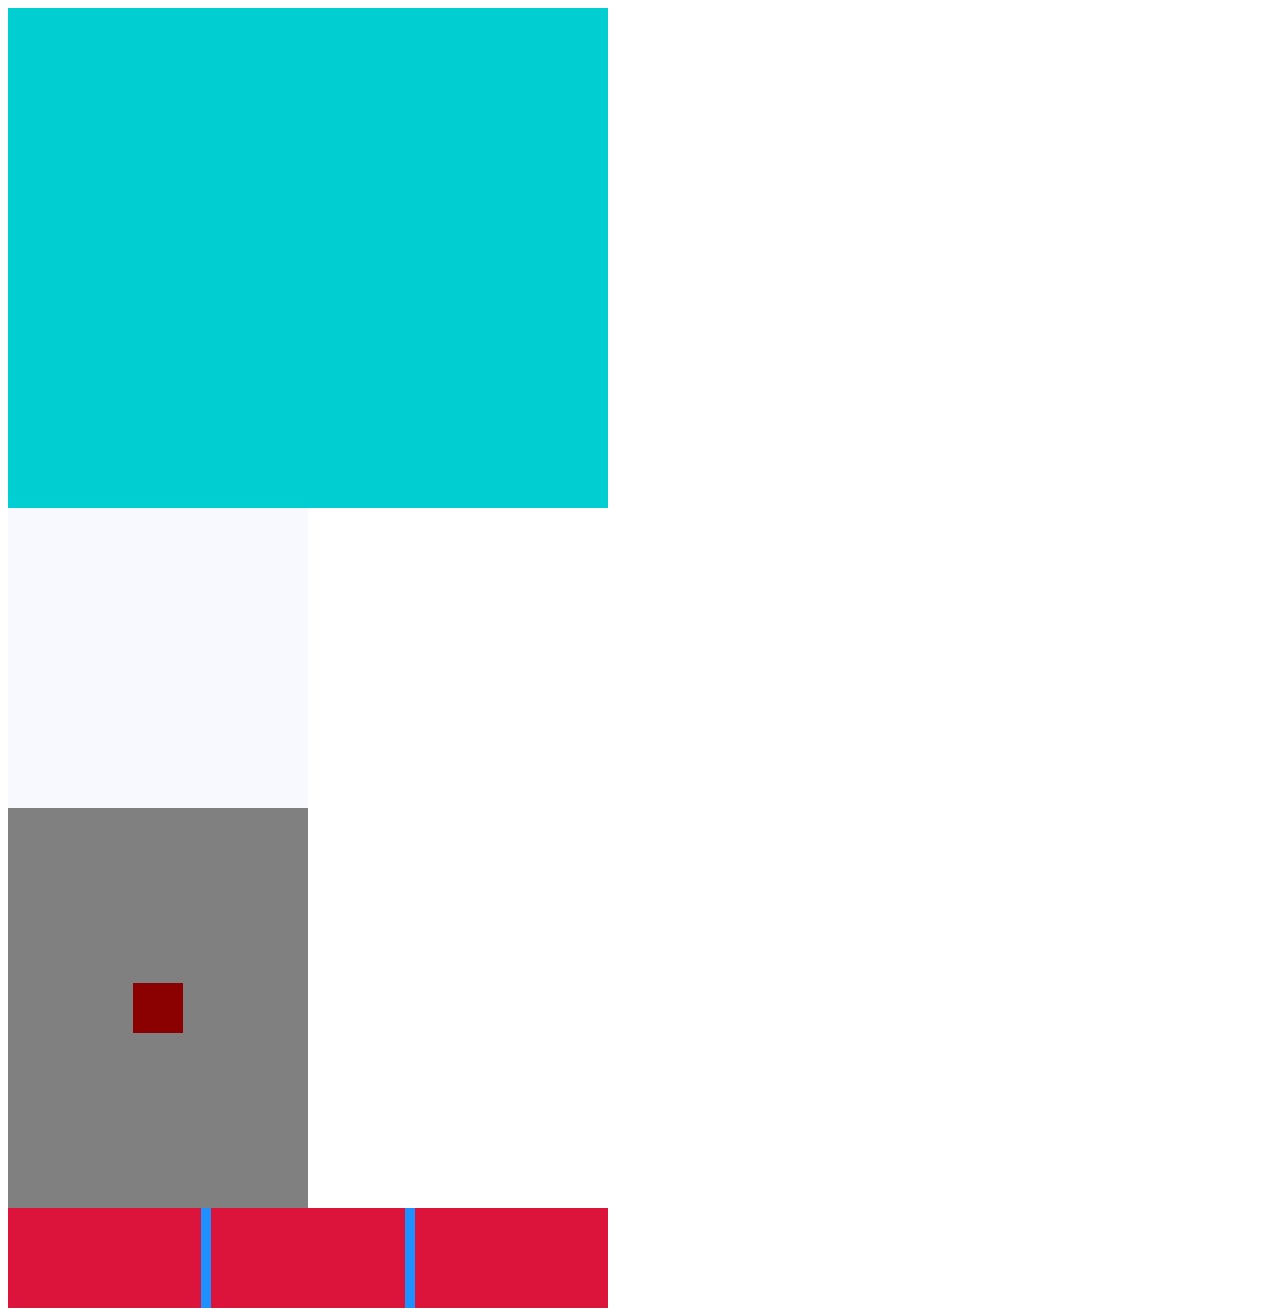
<file: 2/index.html>
<!DOCTYPE html>
<html lang="en">
<head>
    <meta charset="UTF-8">
    <meta name="viewport" content="width=device-width, initial-scale=1.0">
    <title>#1</title>
    <link rel="stylesheet" href="./index.css">
</head>
<body>
    <div class="block"></div>
        <div class="obsidian"></div>
        <div class="cube"> 
            <div class="littlecube"> </div>
        </div>
    <div class="rectangles"> 
    <div class="littlerectangles"></div>
    <div class="littlerectangles"></div>
    <div class="littlerectangles"></div>
    
</body>
</html>
</file>
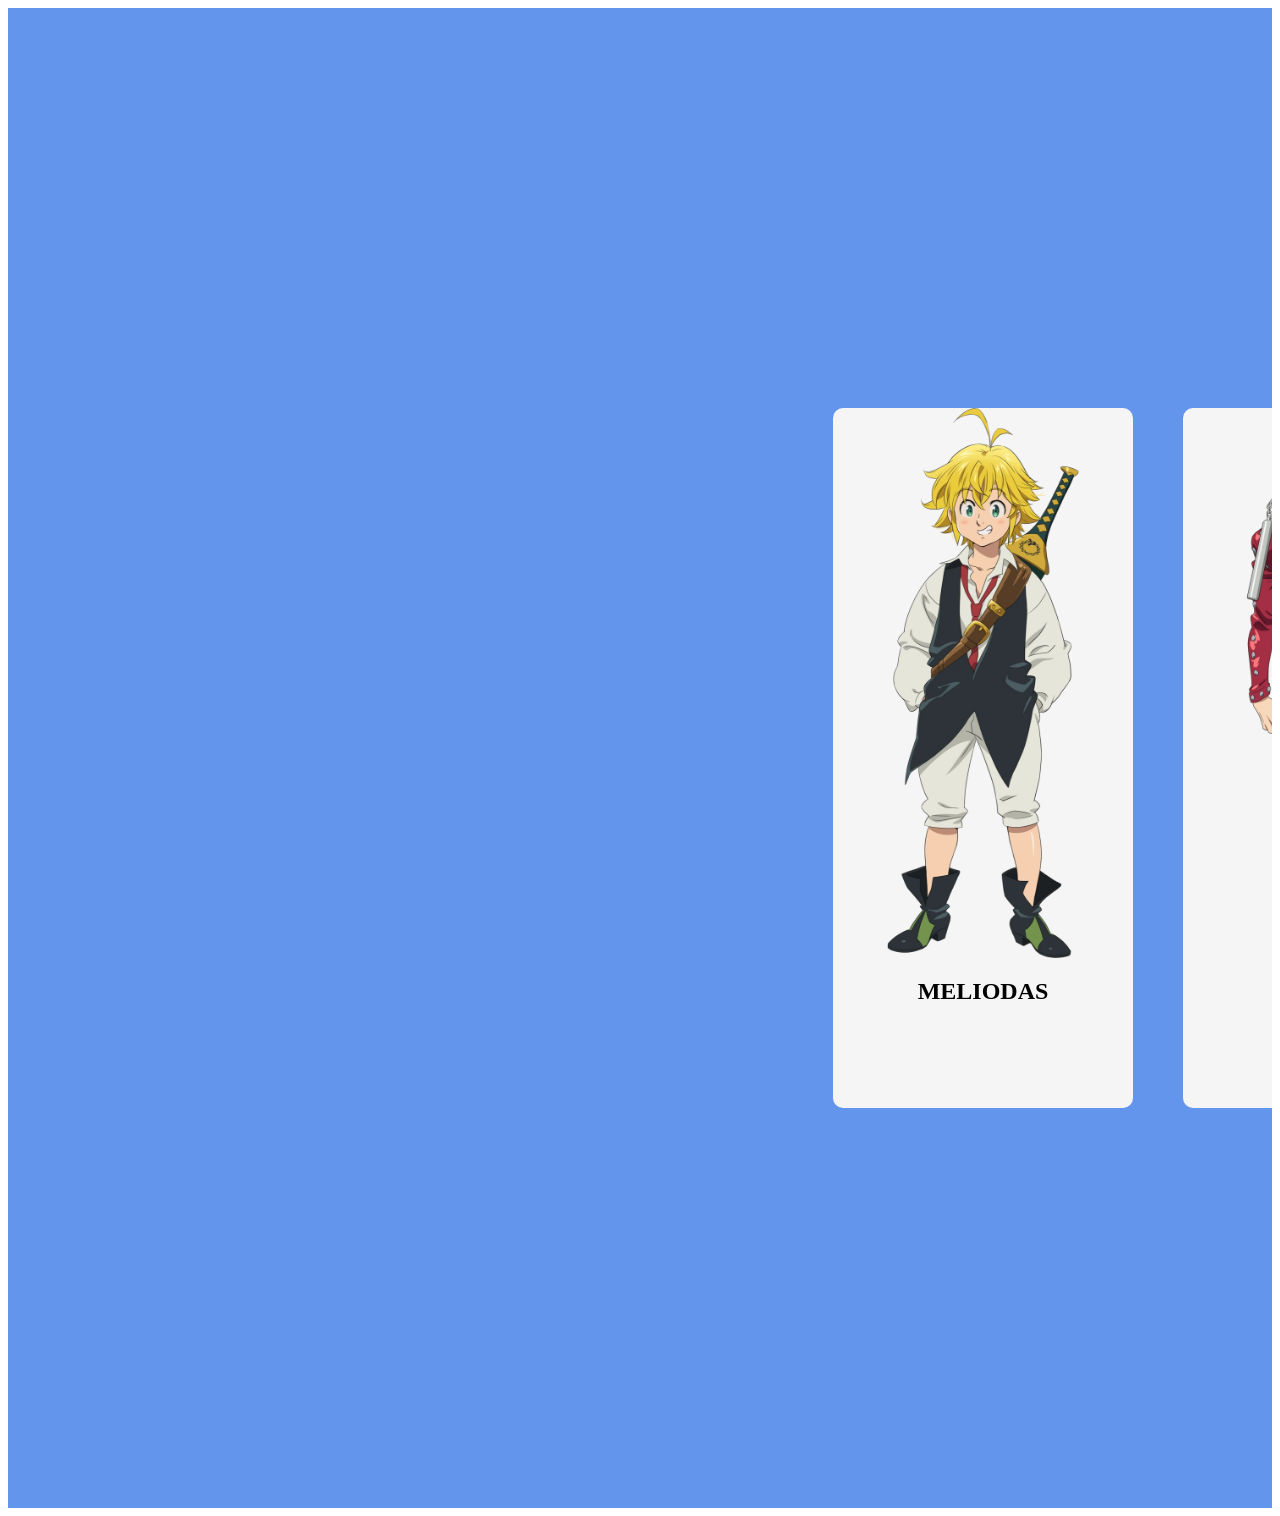
<file: 7ds/index.html>
<!doctype html>
<html lang="en">
  <head>
    <title>Nanatsu-no-tazai</title>
    <link rel="stylesheet" href="index.css" />
  </head>
  <body>
    <div class="demonking">
      <div class="meli">
        <div class="liz"></div>
        <h2>MELIODAS</h2>
        <div class="demon"></div>
      </div>
      <div class="zel">
        <div class="vampire"></div>
        <h2>BAN</h2>
        <div class="lildemon"></div>
      </div>
      <div class="escanor">
        <div class="sun"></div>
        <h2>ESCANOR</h2>
        <div class="human"></div>
      </div>
      <div class="dian">
        <div class="giant"></div>
        <h2>DIANE</h2>
        <div class="giant-human"></div>
      </div>
    </div>
  </body>
</html>
</file>
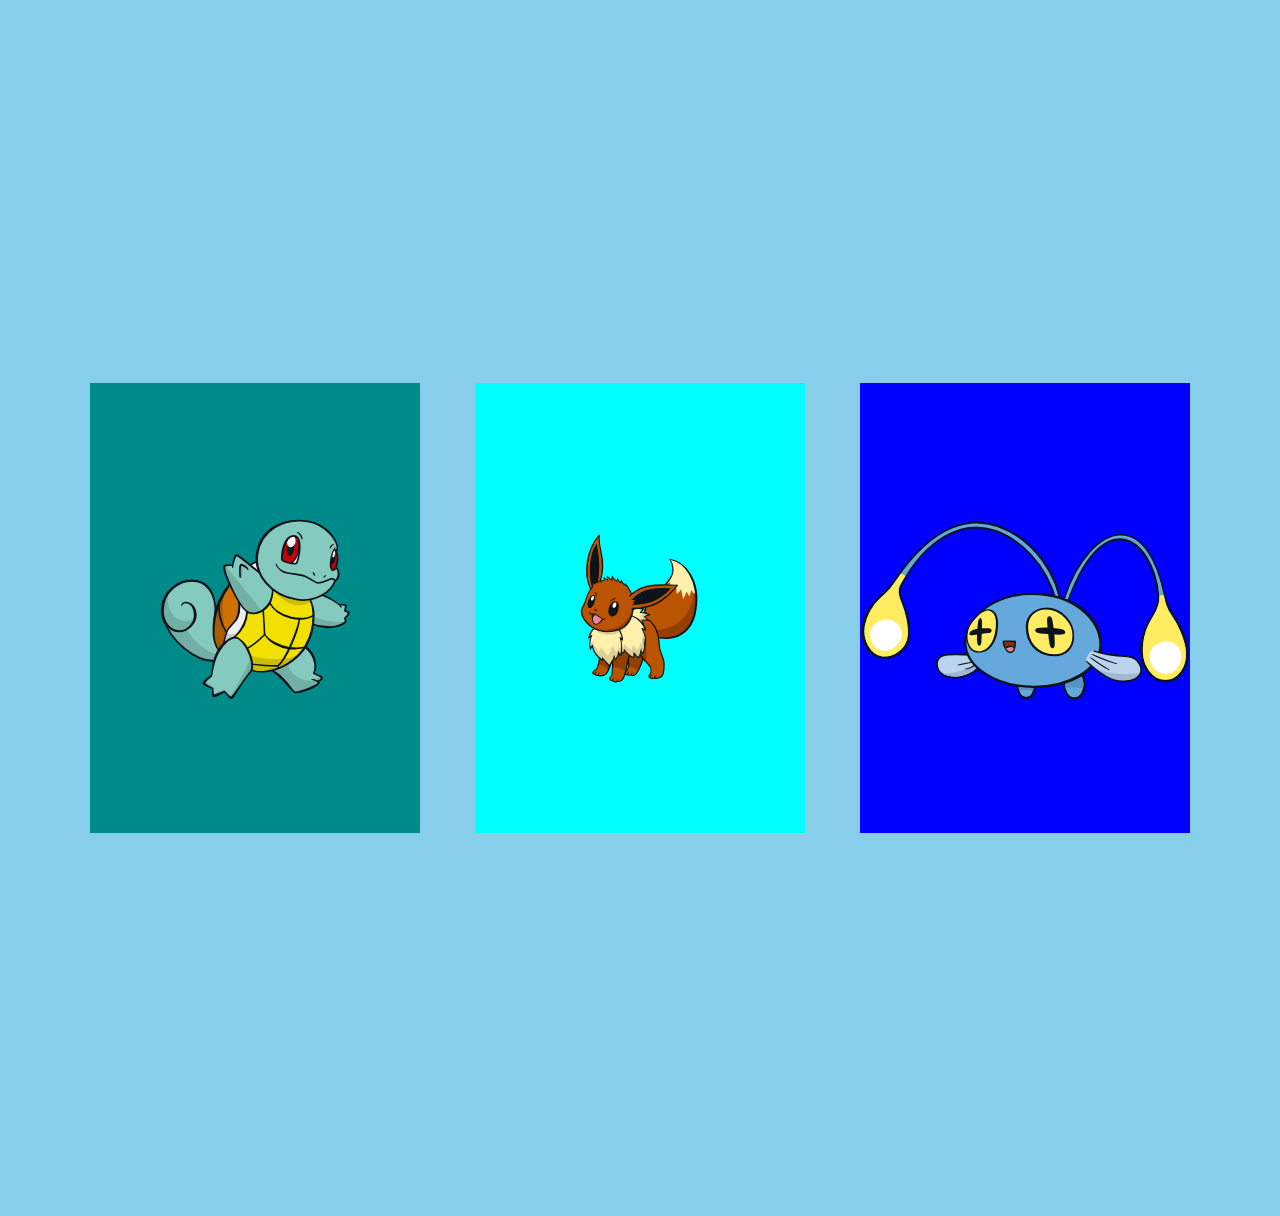
<file: pokemon/index.html>
<!doctype html>
<html lang="en">
  <head>
    <meta charset="UTF-8" />
    <meta name="viewport" content="width=device-width, initial-scale=1.0" />
    <title>Pokémon</title>
    <link rel="stylesheet" href="index.css">
  </head>
  <body class="body">
    <div class="pokemon">
      <div class="turtle">
        <div class="shell"> </div>
      </div>
      <div class="kurama">
        <div class="ninetails"></div>
      </div>
      <div class="naruto">
        <div class="mc"></div>
      </div>
    </div>
  </body>
</html>
</file>
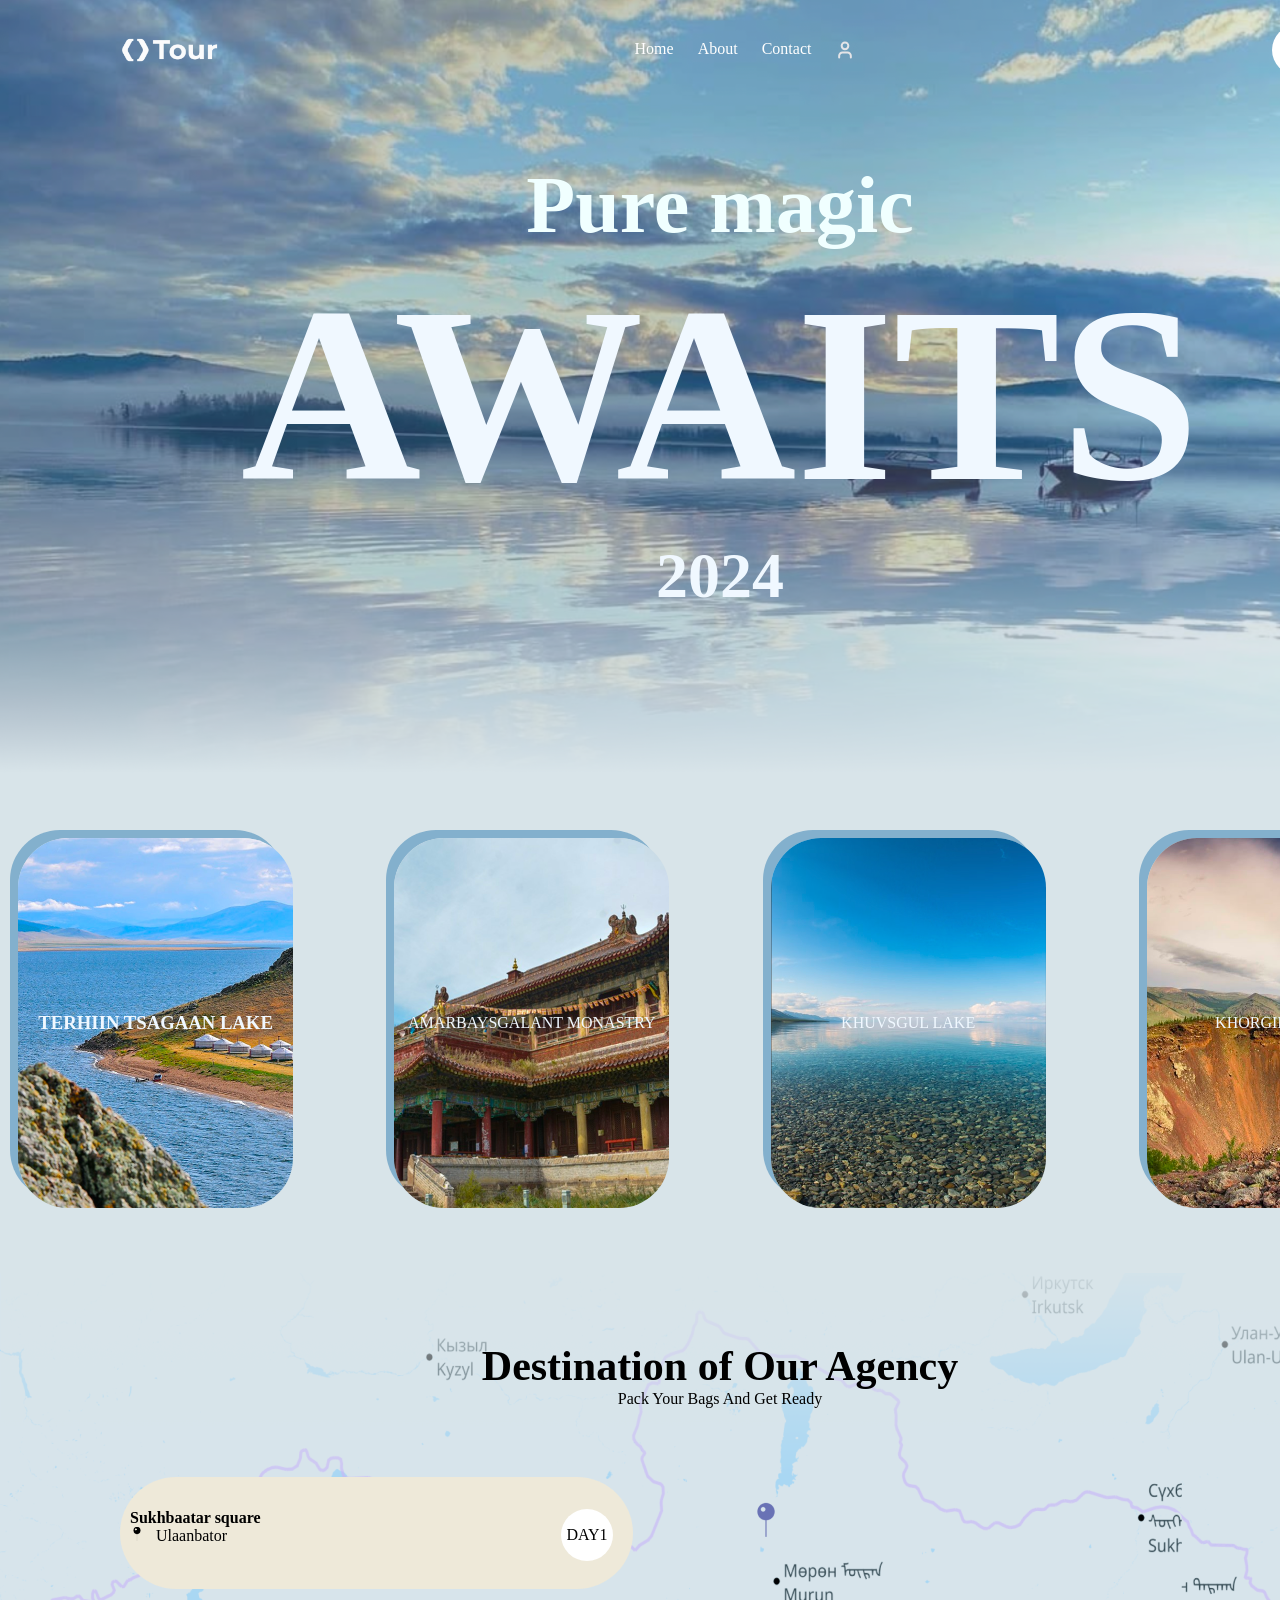
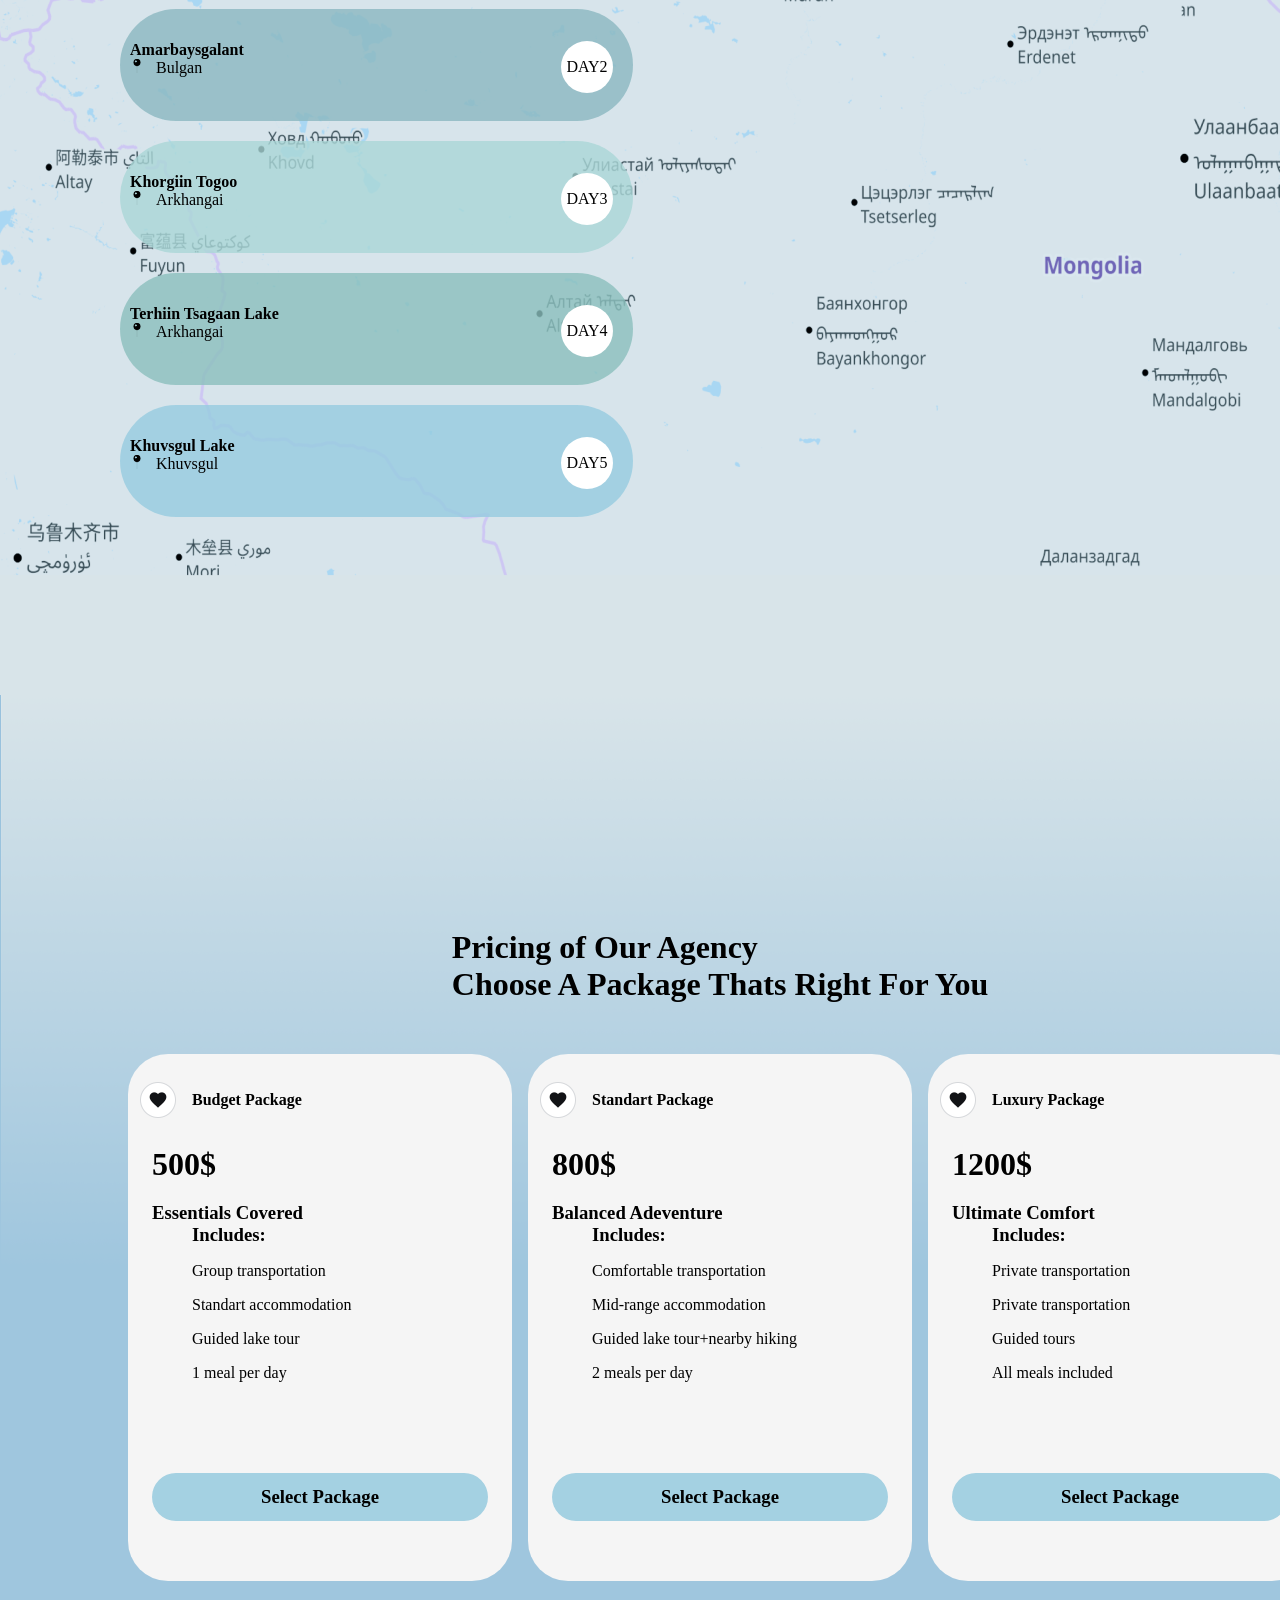
<file: 2/day-3/index.html>
<!DOCTYPE html>
<html lang="en">
<head>
    <meta charset="UTF-8">
    <meta name="viewport" content="width=device-width, initial-scale=1.0">
    <title> 1 </title>
    <link rel="stylesheet" href="index.css">
</head>
<body>
    <div class="container">  
<div class="navigation">
        <img class="hero-image" src="logo 1.png" alt=""/>
        <div class="menu">
            <p> Home</p>
            <p> About</p>
            <p> Contact</p>
            <img class="icon" src="user.svg">
        </div>
        <div class="EN">
            <p> EN</p>
        </div>
         </div>
         <div class="hard"> 
            <h2 class="pure-magic" > Pure magic</h2>
            <h1 class="awaits"> AWAITS</h1>
            <h6 class="tav"> 2024  </h6>
         </div>  
            </div>
    </div>
        
        <div class="layout" > 
            <div class="lake"> <h3> TERHIIN TSAGAAN LAKE</h3> </div>
            <div class="lake-two"> AMARBAYSGALANT MONASTRY </div>
            <div class="lake-three"> KHUVSGUL LAKE </div>
            <div class="lake-four"> KHORGIIN TOGOO </div>
        </div>
        <div class="mongolia"> 
            <div class="mc"> 
                <h1 class="aash"> Destination of Our Agency</h1>
                <p> Pack Your Bags And Get Ready</p>
            </div>
            <div class="big-div"> 
                <div class="hey"> 
                    <div class="sukhbat">
                        <div class="square"> 
                            <div class="triangle">
                                <h4> Sukhbaatar square</h4>
                                <div class="five"> 
                                    <img class="icon-2" src="Icon Container 2.png">
                                    <p> Ulaanbator</p>
                                </div>
                             </div>
                             <div class="en"> <p class="day"> DAY1</p> </div>
                        </div>
                    </div>
                    <div class="amaraa">
                        <div class="amar">
                            <div class="mine">
                                <h4> Amarbaysgalant</h4>
                               <div class="six"> 
                                <img class="icon-3" src="Icon Container 2.png">
                                <p> Bulgan</p></div>
                            </div> 
                            <div class="en-2"> <p class="day-2"> DAY2</p> </div>
                            
                        </div>
                    </div>
                    <div class="khor">
                        <div class="khoroo">
                            <div class="craft">
                                <h4> Khorgiin Togoo</h4>
                            <div class="seven">
                                <img class="icon-4" src="Icon Container 2.png"><p> Arkhangai</p>
                         </div>
                        </div>
                        <div class="en-3"> <p class="day-3"> DAY3 </p> </div>
                        </div>
                    </div>
                    <div class="terhiin">
                        <div class="terh"> 
                            <div class="wood">
                                <h4> Terhiin Tsagaan Lake</h4>
                            <div class="eight">
                                <img class="icon-5" src="Icon Container 2.png"> <p>Arkhangai</p> 
                            </div> 
                            </div>
                            <div class="en-4"> <p class="day-4"> DAY4 </p> </div>
                        </div>
                    </div>
                    <div class="khuvsgul">
                        <div class="khuvs">
                            <div class="earth">
                                <h4> Khuvsgul Lake</h4>
                                <div class="nine">
                                    <img class="icon-6" src="Icon Container 2.png"> <p> Khuvsgul</p>
                                </div>
                            </div> 
                            <div class="en-5"> <p class="day-5"> DAY5 </p></div>

                        </div>
                    </div>
                </div>
                <div class="jane"> 
                    <div class="circle"></div> 
                    <div class="circle-2"></div>
                    <div class="circle-3"></div>
                    <div class="circle-4"></div>
                    <div class="circle-5"></div>
                </div>
            </div>
        </div>
      <div class="price-footer">
           <div class="agency"> 
            <h1> Pricing of Our Agency <h1>
            <p> Choose A Package Thats Right For You </p>
            </div>
           <div class="prices"> 
            <div class="price">
                <div class="budget-package"> 
                    <div class="heart"></div>
                    <div class="budget"> <h4>Budget Package</h4></div>
                </div>
                <div class="info"> 
                    <div class="box-500"> 
                        <div class="box-five-dolla"> 
                            <div class="five-dolla"> <h1> 500$</h1></div>
                            <div class="cover"> <h3>Essentials Covered</h3>
                            </div>
                        </div>
                        <div class="includes">
                            <div> <h3> Includes:</h3></div>
                            <div> <p>Group transportation</p> </div>
                            <div> <p>Standart accommodation</p> </div>
                            <div> <p>Guided lake tour</p> </div>
                            <div> <p>1 meal per day </p> </div>
                        </div>
                    </div>
                    <div class="select-package">
                        <h3>Select Package </h3>
                    </div>
                </div>
             </div>
             <div class="price-2">
                <div class="Standart-package"> 
                    <div class="heart-2"></div>
                    <div class="budget-2"> <h4>Standart Package</h4></div>
                </div>
                <div class="info-2"> 
                    <div class="box-800"> 
                        <div class="box-eight-dolla"> 
                            <div class="eight-dolla"> <h1> 800$</h1></div>
                            <div class="cover-2"> <h3>Balanced Adeventure</h3>
                            </div>
                        </div>
                        <div class="includes-2">
                            <div> <h3> Includes:</h3></div>
                            <div> <p> Comfortable transportation</p> </div>
                            <div> <p>Mid-range accommodation</p> </div>
                            <div> <p>Guided lake tour+nearby hiking</p> </div>
                            <div> <p>2 meals per day  </p> </div>
                        </div>
                    </div>
                    <div class="select-package">
                        <h3>Select Package </h3>
                    </div>
             </div>
        </div>
        <div class="price-3">
                <div class="Luxury-package"> 
                    <div class="heart-3"></div>
                    <div class="budget-3"> <h4>Luxury Package</h4></div>
                </div>
                <div class="info-3"> 
                    <div class="box-1200"> 
                        <div class="box-two-dolla"> 
                            <div class="two-dolla"> <h1> 1200$</h1></div>
                            <div class="cover-3"> <h3> Ultimate Comfort</h3>
                            </div>
                        </div>
                        <div class="includes-3">
                            <div> <h3> Includes:</h3></div>
                            <div> <p> Private transportation</p> </div>
                            <div> <p> Private transportation</p> </div>
                            <div> <p> Guided tours </p> </div>
                            <div> <p>All meals included  </p> </div>
                        </div>
                    </div>
                    <div class="select-package-3">
                        <h3>Select Package </h3>
                    </div>
             </div>
        </div>
         </div>
    </body>
</html>
</file>
<file: 2/index.css>
.block {
   background-color: darkturquoise; 
    width: 600px; height: 500px; display: flex; flex-direction: column-reverse
}
.obsidian {
    background-color: ghostwhite; width: 300px; height: 300px; display: flex; justify-content: flex-end;
}
.cube {
    background-color: gray; width:300px; height : 400px; display: flex; justify-content: center; align-items: center;
}
.littlecube {
    background-color: darkred; width: 50px; height: 50px;
}
.rectangles {
    background-color: dodgerblue; width: 600px; height: 100px; display: flex; flex-direction: row; gap: 10px
}
.littlerectangles {
    background-color: crimson; width: 200px;
}
</file>
<file: 7ds/index.css>
* {
  box-sizing: border-box;
  overflow: hidden;
}
.demonking {
  width: 3000px;
  height: 1500px;
  background-color: cornflowerblue;
  display: flex;
  align-items: center;
  justify-content: center;
  gap: 50px;
}

.meli {
  width: 300px;
  height: 700px;
  background-color: whitesmoke;
  border-radius: 10px;
  display: flex;
  align-items: center;
  padding-bottom: 60px;
  flex-direction: column;
}
.liz {
  background-image: url(image\ copy\ 5.png);
  width: 300px;
  height: 550px;
  background-position: center;
  background-size: cover;
  transition: 0.4s ease 0s;
}
.liz:hover {
  transform: scale(1.1);
}
.demon {
  width: 0px;
  height: 15px;
  background-color: crimson;
    transition: width ease 0.4s;
}
.demonking:has(.meli:hover) .demon {
  width: 200px;
}
.zel {
  width: 300px;
  height: 700px;
  background-color: whitesmoke;
  border-radius: 10px;
  display: flex;
  flex-direction: column;
  align-items: center;
  padding-bottom: 60px;
}
.vampire {
  background-image: url(image\ copy\ 8.png);
  height: 550px;
  background-position: center;
  background-size: cover;
  width: 300px;
  transition: 0.4s ease 0s;
}
.vampire:hover {
  transform: scale(1.1);
}
.demonking:has(.zel:hover) .lildemon {
    width: 200px;
}
.lildemon {
  width: 0px;
  height: 15px;
  background-color: crimson;
    transition: width ease 0.4s;
}
.escanor {
  width: 300px;
  height: 700px;
  background-color: whitesmoke;
  border-radius: 10px;
  display: flex;
  flex-direction: column;
  align-items: center;
  padding-bottom: 60px;
}
.sun {
  background-image: url(image.png);
  height: 550px;
  background-position: center;
  background-size: cover;
  width: 300px;
  transition: 0.4s ease 0s;
}
.sun:hover {
  transform: scale(1.1);
}
.human {
  width: 0px;
  height: 15px;
  background-color: crimson;
    transition: width ease 0.4s;
}
.demonking:has(.escanor:hover) .human {
    width: 200px;
}
.dian {
  width: 300px;
  height: 700px;
  background-color: whitesmoke;
  border-radius: 10px;
  display: flex;
  flex-direction: column;
  align-items: center;
  padding-bottom: 60px;
}
.giant {
  background-image: url(image\ copy.png);
  width: 300px;
  height: 550px;
  background-position: center;
  background-size: cover;
  transition: 0.4s ease 0s;
}
.giant:hover {
  transform: scale(1.1);
}
.giant-human {
  width: 00px;
  height: 15px;
  background-color: crimson;
    transition: width ease 0.4s;
}
.demonking:has(.dian:hover) .giant-human {
    width: 200px;
}
</file>
<file: pokemon/index.css>
.body {
    background-color: skyblue;
    display: flex;
    flex-direction: row;
    justify-content: center;
    align-items: center;
    height: 1200px;
}

.pokemon {
    width: 1100px;
    height: 500px;
    background-color: skyblue;
    display: flex;
    flex-direction: row;
    justify-content: space-between;
    align-items: center;
}
.turtle {
    width: 330px;
    height: 450px;
    background-repeat: no-repeat;
    display: flex;
    justify-content: center;
    align-items: center;
    background-color: darkcyan;
}
.shell {
     background-image: url(7.svg);
     width: 190px;
     height: 183px;
}
.kurama {
    width: 330px;
    height: 450px;
    background-repeat: no-repeat;
     display: flex;
    justify-content: center;
    align-items: center;
    background-color: cyan;
}
.ninetails {
    background-image: url(133.svg);
    width: 120px;
    height: 149px;
}
.naruto {
    width: 330px;
    height: 450px;
    background-repeat: no-repeat;
    display: flex;
    justify-content: center;
    align-items: center;
    background-color: blue  ;
}
.mc {
     background-image: url(170.svg);
     width: 330px;
     height: 183px;
}
</file>
<file: 2/day-3/index.css>
* {
    padding: 0;
    margin: 0;
}

.container {
    background-image: url(HeroImage.png);
    width: 1440px;
    height: 773px;
    background-position: center;
    background-repeat: no-repeat;
background-size: cover;
}
.navigation {
    height: 100px;
    display: flex;
    justify-content: space-between;
    align-items: center;
    padding: 0 118px;
    
}
.EN {
    width: 50px;
    height: 50px;
    border-radius: 50%;
    background-color: white;
    display: flex;
    justify-content: center;
    align-items: center;
}
.menu {
    display: flex;
    gap: 24px;
    color: white;
}
.hero-image {
    width: 100px;
    height: 34px;
}
.layout {
    width: 1440px;
    height: 500px;
    display: flex;
    justify-content: center;
    justify-content: space-around;
    align-items: center;
    background-image: url(image\ copy.png);
    gap:  65px;

}
.lake {
    width: 275px;
    height: 370px;
    border-radius: 50px;
    background-image: url(1.png);
    background-position: center;
    background-size: cover;
    display: flex;
    align-items: center;
    justify-content: center;
    color: aliceblue;
    box-shadow: -8px -8px 0px 0px rgba(31, 114, 170, 0.46); 
    cursor: pointer;
}
.lake-two {
    width: 275px;
    height: 370px;
    border-radius: 50px;
    background-image: url(2.png);
    background-position: center;
    background-size: cover;
    display: flex;
    align-items: center;
    justify-content: center;
    color: aliceblue;
     box-shadow: -8px -8px 0px 0px rgba(31, 114, 170, 0.46); 
    cursor: pointer;
}
.lake-three {
    width: 275px;
    height: 370px;
    border-radius: 50px;
    background-image: url(3.png);
    background-position: center;
    background-size: cover;
    display: flex;
    align-items: center;
    justify-content: center;
    color: aliceblue;
     box-shadow: -8px -8px 0px 0px rgba(31, 114, 170, 0.46); 
    cursor: pointer;
}
.lake-four {
    width: 275px;
    height: 370px;
    border-radius: 50px;
    background-image: url(4.png);
    background-position: center;
    background-size:cover ;
    display: flex;
    align-items: center;
    justify-content: center;
    color: aliceblue;
     box-shadow: -8px -8px 0px 0px rgba(31, 114, 170, 0.46); 
    cursor: pointer;
}
.hard {
    display: flex;
    flex-direction: column;
    align-items: center;
    margin-top: 60px;
}
.pure-magic {
    font-size: 80px;
    color: azure;
}
.awaits {
    font-size:250px;
    color: aliceblue;
}
.tav {
    font-size: 64px;
    color: aliceblue;
}
.mongolia {
    background-image: url(image.png);
    width: 1440px;
    height: 1022px;
    display: flex;
    flex-direction: column;
    align-items: center;    

}
.mc {
    width:  1440px;
    height: 204px;
    display: flex;
    justify-content: center;
    align-items: center;
    flex-direction: column;
}
.aash {
font-size: 42px;
}
.big-div {
    width: 1200px;
    height: 640px;
    display: flex;
    align-items: center;
    justify-content: space-between;
    gap: 40px;
    padding-top:60px 120px ;
}
.hey {
    width: 513px;
    height: 640px;
    display: flex;
    flex-direction: column;
    gap: 20px;
}
.sukhbat {
    width: 513px;
    height: 112px;
    background-color: #EEE9D9;
    border-radius: 120px;
    display: flex;
    justify-content: center;
    align-items: center;
    flex-direction: column;
}
.sukhbat:active {
    background-color: gray
}
.amaraa {
 width: 513px;
    height: 112px;
    background-color: #8BB8C1CC;
    border-radius: 120px;
    display: flex;
     justify-content: center;
    align-items: center;
    flex-direction: column;
}
.amaraa:active {
    background-color: gray }
.khor {
 width: 513px;
    height: 112px;
    background-color: #AAD8D7CC;
    border-radius: 120px;
    display: flex;
     justify-content: center;
    align-items: center;
    flex-direction: column;
}
.khor:active {
    background-color: gray }
.terhiin {
 width: 513px;
    height: 112px;
    background-color: #8BC0BDCC;
    border-radius: 120px;
    display: flex;
     justify-content: center;
    align-items: center;
    flex-direction: column;
}
.terhiin:active {
    background-color: gray }
.khuvsgul {
 width: 513px;
    height: 112px;
    background-color: #97CCE0CC;
    border-radius: 120px;
    display: flex;
     justify-content: center;
    align-items: center;
    flex-direction: column;
}
.khuvsgul:active {
    background-color: gray }
.square {
    width: 483px;
    height: 48px;
    display: flex;
    flex-direction: row;
    justify-content: space-between;
    padding-left: 30px;
    padding-right: 40px;
}
.triangle {
    width: 217px;
    height: 29px;
}
.en {
    width: 52px;
    height: 52px;
    border-radius: 50%;
    background-color: white;
    display: flex;
    justify-content: center;
    align-items: center ;
}
.icon-2 {
    width: 14px;
    height: 14px;

}
.five {
    display: flex;
    flex-direction: row;
    gap: 12px;
}
.amar {
    width: 483px;
    height: 48px;
    display: flex;
    flex-direction: row;
    justify-content: space-between;
    padding-left: 30px;
    padding-right: 40px;
}
.mine {
    width: 217px;
    height: 29px;
}
.en-2 {
    width: 52px;
    height: 52px;
    border-radius: 50%;
    background-color: white;
    display: flex;
    justify-content: center;
    align-items: center ;
}
.icon-3 {
    width: 14px;
    height: 14px;

}
.six {
    display: flex;
    flex-direction: row;
    gap: 12px;
}
.khoroo {
    width: 483px;
    height: 48px;
    display: flex;
    flex-direction: row;
    justify-content: space-between;
    padding-left: 30px;
    padding-right: 40px;
}
.craft {
     width: 217px;
    height: 29px;
    display: flex;
    flex-direction: column;

}
.seven {
    display: flex;
    flex-direction: row;
    gap: 12px;
}
.en-3 {
    width: 52px;
    height: 52px;
    border-radius: 50%;
    background-color: white;
    display: flex;
    justify-content: center;
    align-items: center ;
}
.icon-4 {
     width: 14px;
    height: 14px;
}
.terh {
    width: 483px;
    height: 48px;
    display: flex;
    flex-direction: row;
    justify-content: space-between;
    padding-left: 30px;
    padding-right: 40px;
}
.wood {
     width: 217px;
    height: 29px;
    display: flex;
    flex-direction: column;

}
.eight {
    display: flex;
    flex-direction: row;
    gap: 12px;
}
.en-4 {
    width: 52px;
    height: 52px;
    border-radius: 50%;
    background-color: white;
    display: flex;
    justify-content: center;
    align-items: center ;
}
.icon-5 {
     width: 14px;
    height: 14px;
}
.khuvs {
    width: 483px;
    height: 48px;
    display: flex;
    flex-direction: row;
    justify-content: space-between;
    padding-left: 30px;
    padding-right: 40px;
}
.earth {
     width: 217px;
    height: 29px;
    display: flex;
    flex-direction: column;

}
.nine {
    display: flex;
    flex-direction: row;
    gap: 12px;
}
.en-5 {
    width: 52px;
    height: 52px;
    border-radius: 50%;
    background-color: white;
    display: flex;
    justify-content: center;
    align-items: center ;
}
.icon-6 {
     width: 14px;
    height: 14px;
}
.circle {
    background-image: url(image\ copy\ 3.png);
    width: 369px;
    height: 369px;
    top: 65px;
    right: 22px;
    position: absolute;
    opacity: 0;
}
.circle-2 {
    background-image: url(Frame\ 177.png);
    width: 369px;
    height: 369px;
    top: 0px;
    right: 235px;
    position: absolute;
    opacity: 0; }
.circle-3 {
    background-image: url(11111.png);
    width: 369px;
    height: 369px;
    top: 50px;
    right: 78px;
    position: absolute;
    opacity: 0; }
.circle-4 {
    background-image: url(Frame\ 178.png);
    width: 369px;
    height: 369px;
    right: 302px;
    bottom: 200px;
    position: absolute;
    opacity: 0; }
.circle-5 {
    background-image: url(Frame\ 179.png);
    width: 369px;
    height: 369px;
    right: 235px;
    bottom: 454px;
    position: absolute;
    opacity: 0; }
.jane {
    width: 647px;
    height: 640px; 
    position: relative;

}
.big-div:has(.sukhbat:hover) .circle {
    opacity: 1;
    transition: 0.3s;
}
.big-div:has(.amaraa:hover) .circle-2 {
    opacity: 1;
    transition: 0.3s;
}
.big-div:has(.khor:hover) .circle-3 {
    opacity: 1;
    transition: 0.3s;
}
.big-div:has(.terhiin:hover) .circle-4 {
    opacity: 1;
    transition: 0.3s;
}
.big-div:has(.khuvsgul:hover) .circle-5 {
    opacity: 1;
    transition: 0.3s;
}
.price-footer {
    width: 1440px;
    height: 1120px;
    background-image: url(Price&Footer\ image\ \(1\).png);
    display: flex;
    gap: 40px;
    justify-content: center;
    flex-direction: column;
    align-items: center;
}
.agency {
    height: 85px;
}
.prices {
    width: 1200px;
    height: 527px;
    display: flex;
    flex-direction: row;
    justify-content: space-around;
}
.price {
    background-color: whitesmoke;
    width: 384px;
    height: 527px;
    border-radius: 40px;
    display: flex;
    flex-direction: column;
    align-items: center;
    justify-content: center; }
.budget-package {
    width: 384px;
    height: 92px;
    display: flex;
    align-items: center;
    gap: 16px;
    padding-left: 24px;
}
.heart {
    background-image: url(IconButton.png);
    width: 36px;
    height: 36px;
    background-position: center;
    background-size: cover;
}
.info {
    height: 435px;
    width: 384px;
    display: flex;
    flex-direction: column;
    align-items: center;
    gap: 37px;
}
.box-500 {
    width: 336px;
    height: 290px;
}
.box-five-dolla {
    display: flex;
    flex-direction: column;
    justify-content: space-between;
    width: 336px;
    height: 78px;
}
.includes {
    display: flex;
    flex-direction: column; 
    gap: 16px;
    padding : 0 40px ;
}
.select-package {
    width: 336px;
    height: 48px;
    background-color: #A4D1E2;
    border-radius: 40px;
    display: flex;
    justify-content: center;
    align-items: center;
}
.price-2 {
    background-color: whitesmoke;
    width: 384px;
    height: 527px;
    border-radius: 40px;
    display: flex;
    flex-direction: column;
    align-items: center;
    justify-content: center; 
}
.Standart-package {
    width: 384px;
    height: 92px;
    display: flex;
    align-items: center;
    gap: 16px;
    padding-left: 24px;
}
.heart-2 {
    background-image: url(IconButton.png);
    width: 36px;
    height: 36px;
    background-position: center;
    background-size: cover;
}
.info-2 {
    height: 435px;
    width: 384px;
    display: flex;
    flex-direction: column;
    align-items: center;
    gap: 37px;
}
.box-800 {
    width: 336px;
    height: 290px;
}
.box-eight-dolla {
    display: flex;
    flex-direction: column;
    justify-content: space-between;
    width: 336px;
    height: 78px;
}
.includes-2 {
    display: flex;
    flex-direction: column; 
    gap: 16px;
    padding : 0 40px ;
}
.select-package-2 {
    width: 336px;
    height: 48px;
    background-color: #A4D1E2;
    border-radius: 40px;
    display: flex;
    justify-content: center;
    align-items: center; 
}

.price-3 {
    background-color: whitesmoke;
    width: 384px;
    height: 527px;
    border-radius: 40px;
    display: flex;
    flex-direction: column;
    align-items: center;
    justify-content: center;
}
.Luxury-package {
    width: 384px;
    height: 92px;
    display: flex;
    align-items: center;
    gap: 16px;
    padding-left: 24px;
}
.heart-3 {
    background-image: url(IconButton.png);
    width: 36px;
    height: 36px;
    background-position: center;
    background-size: cover;
}
.info-3 {
    height: 435px;
    width: 384px;
    display: flex;
    flex-direction: column;
    align-items: center;
    gap: 37px;
}
.box-1200 {
    width: 336px;
    height: 290px;
}
.box-two-dolla {
    display: flex;
    flex-direction: column;
    justify-content: space-between;
    width: 336px;
    height: 78px;
}
.includes-3 {
    display: flex;
    flex-direction: column; 
    gap: 16px;
    padding : 0 40px ;
}
.select-package-3 {
    width: 336px;
    height: 48px;
    background-color: #A4D1E2;
    border-radius: 40px;
    display: flex;
    justify-content: center;
    align-items: center; 
}
</file>
